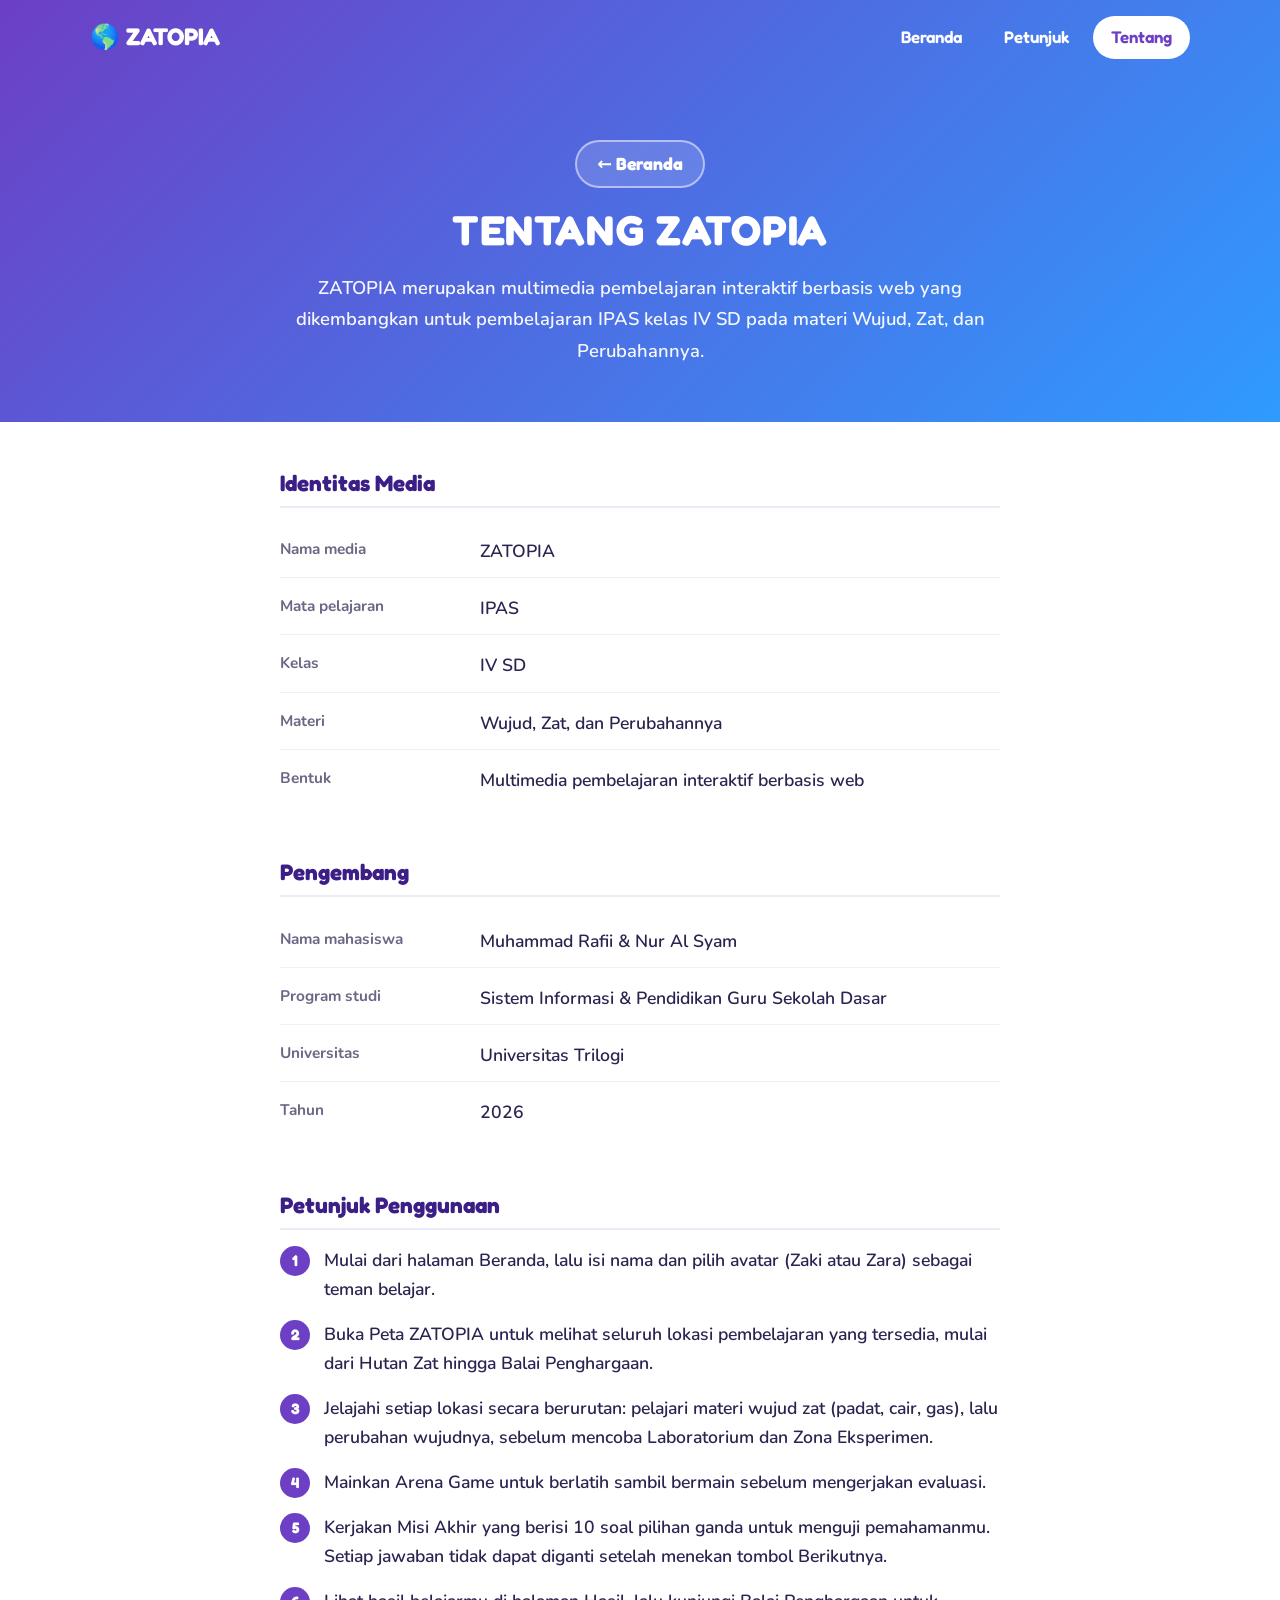
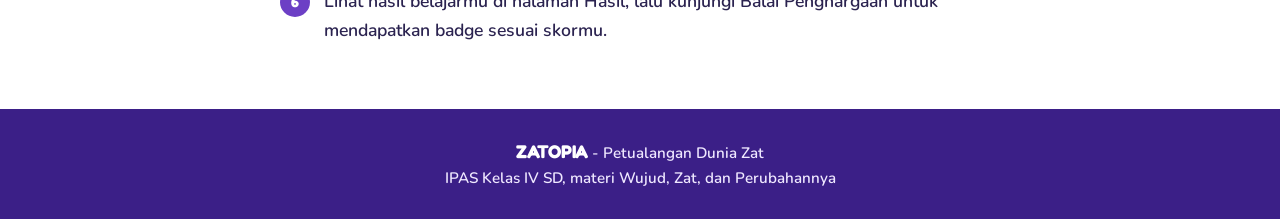
<file: pages/tentang.html>
<!doctype html>
<html lang="id">
  <head>
    <meta charset="UTF-8" />
    <meta name="viewport" content="width=device-width, initial-scale=1" />
    <title>Tentang ZATOPIA</title>
    <meta
      name="description"
      content="Tentang ZATOPIA: multimedia pembelajaran interaktif IPAS kelas IV SD materi Wujud, Zat, dan Perubahannya."
    />

    <link
      rel="icon"
      href="data:image/svg+xml,<svg xmlns='http://www.w3.org/2000/svg' viewBox='0 0 100 100'><text y='.9em' font-size='90'>🌎</text></svg>"
    />

    <link rel="preconnect" href="https://fonts.googleapis.com" />
    <link rel="preconnect" href="https://fonts.gstatic.com" crossorigin />
    <link
      href="https://fonts.googleapis.com/css2?family=Fredoka:wght@500;600;700&family=Nunito:wght@600;700;800&display=swap"
      rel="stylesheet"
    />

    <link rel="stylesheet" href="../css/style.css" />
    <link rel="stylesheet" href="../css/tentang.css" />
  </head>
  <body>
    <header class="navbar">
      <a
        class="navbar-logo"
        href="../index.html"
        aria-label="ZATOPIA, kembali ke Beranda"
        >🌎 ZATOPIA</a
      >

      <nav aria-label="Menu utama">
        <ul class="navbar-menu">
          <li><a href="../index.html">Beranda</a></li>
          <li><a href="../index.html#petunjuk">Petunjuk</a></li>
          <li>
            <a href="tentang.html" class="aktif" aria-current="page">Tentang</a>
          </li>
        </ul>
      </nav>
    </header>

    <main class="halaman-tentang">
      <!-- ==================== HERO SEDERHANA ==================== -->
      <section class="tentang-hero">
        <div class="tentang-hero-isi">
          <a class="tautan-peta" href="../index.html">← Beranda</a>
          <h1>TENTANG ZATOPIA</h1>
          <p class="tentang-lead">
            ZATOPIA merupakan multimedia pembelajaran interaktif berbasis web
            yang dikembangkan untuk pembelajaran IPAS kelas IV SD pada materi
            Wujud, Zat, dan Perubahannya.
          </p>
        </div>
      </section>

      <div class="tentang-isi">
        <!-- ==================== IDENTITAS MEDIA ==================== -->
        <section class="tentang-bagian">
          <h2>Identitas Media</h2>
          <dl class="daftar-identitas">
            <div class="daftar-identitas-baris">
              <dt>Nama media</dt>
              <dd>ZATOPIA</dd>
            </div>
            <div class="daftar-identitas-baris">
              <dt>Mata pelajaran</dt>
              <dd>IPAS</dd>
            </div>
            <div class="daftar-identitas-baris">
              <dt>Kelas</dt>
              <dd>IV SD</dd>
            </div>
            <div class="daftar-identitas-baris">
              <dt>Materi</dt>
              <dd>Wujud, Zat, dan Perubahannya</dd>
            </div>
            <div class="daftar-identitas-baris">
              <dt>Bentuk</dt>
              <dd>Multimedia pembelajaran interaktif berbasis web</dd>
            </div>
          </dl>
        </section>

        <!-- ==================== PENGEMBANG ==================== -->
        <section class="tentang-bagian">
          <h2>Pengembang</h2>
          <dl class="daftar-identitas">
            <div class="daftar-identitas-baris">
              <dt>Nama mahasiswa</dt>
              <dd>Muhammad Rafii & Nur Al Syam</dd>
            </div>
            <div class="daftar-identitas-baris">
              <dt>Program studi</dt>
              <dd>Sistem Informasi & Pendidikan Guru Sekolah Dasar</dd>
            </div>
            <div class="daftar-identitas-baris">
              <dt>Universitas</dt>
              <dd>Universitas Trilogi</dd>
            </div>
            <div class="daftar-identitas-baris">
              <dt>Tahun</dt>
              <dd>2026</dd>
            </div>
          </dl>
        </section>

        <!-- ==================== PETUNJUK PENGGUNAAN ==================== -->
        <section class="tentang-bagian">
          <h2>Petunjuk Penggunaan</h2>
          <ol class="daftar-petunjuk">
            <li>
              Mulai dari halaman Beranda, lalu isi nama dan pilih avatar (Zaki
              atau Zara) sebagai teman belajar.
            </li>
            <li>
              Buka Peta ZATOPIA untuk melihat seluruh lokasi pembelajaran yang
              tersedia, mulai dari Hutan Zat hingga Balai Penghargaan.
            </li>
            <li>
              Jelajahi setiap lokasi secara berurutan: pelajari materi wujud zat
              (padat, cair, gas), lalu perubahan wujudnya, sebelum mencoba
              Laboratorium dan Zona Eksperimen.
            </li>
            <li>
              Mainkan Arena Game untuk berlatih sambil bermain sebelum
              mengerjakan evaluasi.
            </li>
            <li>
              Kerjakan Misi Akhir yang berisi 10 soal pilihan ganda untuk
              menguji pemahamanmu. Setiap jawaban tidak dapat diganti setelah
              menekan tombol Berikutnya.
            </li>
            <li>
              Lihat hasil belajarmu di halaman Hasil, lalu kunjungi Balai
              Penghargaan untuk mendapatkan badge sesuai skormu.
            </li>
          </ol>
        </section>
      </div>
    </main>

    <footer class="footer">
      <p><strong>ZATOPIA</strong> - Petualangan Dunia Zat</p>
      <p>IPAS Kelas IV SD, materi Wujud, Zat, dan Perubahannya</p>
    </footer>

    <script src="../js/main.js"></script>
  </body>
</html>
</file>
<file: css/style.css>
/* =====================================================
   ZATOPIA - Petualangan Dunia Zat
   File: css/style.css
   Dipakai oleh SEMUA halaman. Ubah warna di bagian :root
   agar berubah di seluruh website.
   ===================================================== */

/* ---------- 1. VARIABEL (warna, font, ukuran) ---------- */
:root {
  /* Ungu = identitas ZATOPIA */
  --ungu: #6c3fc5;
  --ungu-tua: #3b1f87;
  --ungu-muda: #efe8ff;

  /* Biru = air / cair */
  --biru: #2f9bff;
  --biru-muda: #ddf0ff;

  /* Hijau = eksplorasi */
  --hijau: #2fbf71;

  /* Kuning = energi / panas */
  --kuning: #ffc93c;
  --kuning-tua: #e0a100;

  /* Putih = area konten */
  --putih: #ffffff;
  --teks: #2b2350;
  --teks-lembut: #5b5580;

  /* Font: Fredoka untuk judul, Nunito untuk isi. Ada font cadangan bila offline */
  --font-judul: "Fredoka", "Trebuchet MS", "Segoe UI", system-ui, sans-serif;
  --font-isi: "Nunito", "Segoe UI", system-ui, sans-serif;

  --radius: 24px;
}

/* ---------- 2. RESET & DASAR ---------- */
*,
*::before,
*::after {
  box-sizing: border-box;
}

html {
  scroll-behavior: smooth;
}

body {
  margin: 0;
  font-family: var(--font-isi);
  font-weight: 600;
  font-size: 1.1rem;
  line-height: 1.6;
  color: var(--teks);
  background: var(--putih);
}

h1,
h2,
h3 {
  font-family: var(--font-judul);
  line-height: 1.15;
  margin: 0;
}

p {
  margin: 0;
}

ul,
ol {
  margin: 0;
  padding: 0;
  list-style: none;
}

/* Fokus keyboard yang jelas */
a:focus-visible {
  outline: 4px solid var(--kuning);
  outline-offset: 3px;
}

/* ---------- 3. TOMBOL (dipakai semua halaman) ---------- */
.tombol {
  display: inline-flex;
  align-items: center;
  justify-content: center;
  gap: 10px;
  min-height: 60px;
  padding: 0 32px;
  border: 0; /* agar class ini rapi juga di elemen <button> */
  border-radius: 999px;
  font-family: var(--font-judul);
  font-weight: 700;
  font-size: 1.25rem;
  text-decoration: none;
  text-align: center;
  cursor: pointer;
  transition:
    transform 0.15s ease,
    box-shadow 0.15s ease,
    background 0.15s ease,
    color 0.15s ease;
}

/* Tombol utama: kuning, timbul seperti tombol game */
.tombol-utama {
  background: var(--kuning);
  color: var(--ungu-tua);
  box-shadow:
    0 6px 0 var(--kuning-tua),
    0 14px 22px rgba(0, 0, 0, 0.22);
}
.tombol-utama:hover {
  transform: translateY(-3px);
  box-shadow:
    0 9px 0 var(--kuning-tua),
    0 18px 26px rgba(0, 0, 0, 0.25);
}
.tombol-utama:active {
  transform: translateY(4px);
  box-shadow:
    0 2px 0 var(--kuning-tua),
    0 6px 10px rgba(0, 0, 0, 0.2);
}

/* Tombol kedua: garis putih, transparan */
.tombol-kedua {
  color: var(--putih);
  background: rgba(255, 255, 255, 0.12);
  border: 3px solid var(--putih);
}
.tombol-kedua:hover {
  transform: translateY(-3px);
  background: var(--putih);
  color: var(--ungu);
}
.tombol-kedua:active {
  transform: translateY(2px);
}

/* ---------- 4. NAVIGASI ---------- */
.navbar {
  position: absolute;
  top: 0;
  left: 0;
  right: 0;
  z-index: 10;
  display: flex;
  align-items: center;
  justify-content: space-between;
  flex-wrap: wrap;
  gap: 8px 16px;
  max-width: 1140px;
  margin: 0 auto;
  padding: 16px 20px;
}

.navbar-logo {
  font-family: var(--font-judul);
  font-weight: 700;
  font-size: 1.5rem;
  color: var(--putih);
  text-decoration: none;
}

.navbar-menu {
  display: flex;
  gap: 6px;
}

.navbar-menu a {
  display: inline-block;
  padding: 8px 18px;
  border-radius: 999px;
  color: var(--putih);
  font-family: var(--font-judul);
  font-weight: 600;
  font-size: 1.05rem;
  text-decoration: none;
  transition:
    background 0.15s ease,
    color 0.15s ease;
}
.navbar-menu a:hover {
  background: rgba(255, 255, 255, 0.22);
}
/* Menu halaman yang sedang dibuka */
.navbar-menu a.aktif {
  background: var(--putih);
  color: var(--ungu);
}

/* ---------- 5. HERO (bagian pembuka) ---------- */
.hero {
  position: relative;
  overflow: hidden;
  padding: 110px 20px 100px;
  color: var(--putih);
  /* Bintang kecil + langit ungu ke biru */
  background:
    radial-gradient(
      circle at 12% 22%,
      rgba(255, 255, 255, 0.85) 0 2px,
      transparent 3px
    ),
    radial-gradient(
      circle at 78% 12%,
      rgba(255, 255, 255, 0.7) 0 3px,
      transparent 4px
    ),
    radial-gradient(
      circle at 92% 62%,
      rgba(255, 255, 255, 0.7) 0 2px,
      transparent 3px
    ),
    radial-gradient(
      circle at 32% 82%,
      rgba(255, 255, 255, 0.6) 0 2px,
      transparent 3px
    ),
    radial-gradient(
      circle at 56% 9%,
      rgba(255, 255, 255, 0.6) 0 2px,
      transparent 3px
    ),
    linear-gradient(170deg, #4b2aa8 0%, var(--ungu) 45%, #2f7fe0 100%);
}

.hero-isi {
  display: grid;
  grid-template-columns: 1fr;
  gap: 40px;
  align-items: center;
  max-width: 1140px;
  margin: 0 auto;
}

/* Logo besar bergaya kartun (bayangan tebal ungu tua) */
.logo-besar {
  font-size: clamp(2.8rem, 9vw, 5rem);
  font-weight: 700;
  letter-spacing: 0.02em;
  color: var(--putih);
  text-shadow:
    0 5px 0 var(--ungu-tua),
    0 12px 20px rgba(0, 0, 0, 0.25);
}

.subjudul {
  display: inline-block;
  margin-top: 14px;
  padding: 6px 18px;
  border-radius: 999px;
  background: var(--kuning);
  color: var(--ungu-tua);
  font-family: var(--font-judul);
  font-weight: 600;
  font-size: 1rem;
  letter-spacing: 0.08em;
}

.salam {
  margin-top: 28px;
  font-size: clamp(1.7rem, 4.5vw, 2.4rem);
  font-weight: 600;
}

.pengantar {
  margin-top: 12px;
  max-width: 34ch;
  font-size: 1.25rem;
  color: var(--ungu-muda);
}

.tombol-grup {
  display: flex;
  flex-wrap: wrap;
  gap: 18px;
  margin-top: 32px;
}

/* Gelombang di bawah hero */
.gelombang {
  position: absolute;
  left: 0;
  bottom: -1px;
  width: 100%;
  height: 60px;
  display: block;
}

/* ---------- 6. ILUSTRASI DUNIA ZATOPIA ---------- */
.ilustrasi {
  position: relative;
  width: 100%;
  max-width: 500px;
  aspect-ratio: 1 / 1;
  margin: 0 auto;
}

.dunia {
  width: 100%;
  height: 100%;
  display: block;
}

/* Kartu zat melayang */
.kartu-zat {
  position: absolute;
  display: flex;
  align-items: center;
  gap: 8px;
  padding: 8px 16px;
  border-radius: 18px;
  background: var(--putih);
  color: var(--teks);
  font-family: var(--font-judul);
  font-weight: 600;
  font-size: 1.15rem;
  border-bottom: 5px solid var(--biru);
  box-shadow: 0 8px 18px rgba(0, 0, 0, 0.2);
  animation: mengambang 4s ease-in-out infinite;
}
.kartu-zat span {
  font-size: 1.5rem;
}
.kartu-gas {
  top: 2%;
  right: 4%;
  border-bottom-color: #8fb1e6;
  animation-delay: 0s;
}
.kartu-padat {
  top: 26%;
  left: -2%;
  border-bottom-color: #b98555;
  animation-delay: -1.3s;
}
.kartu-cair {
  top: 40%;
  right: -2%;
  border-bottom-color: var(--biru);
  animation-delay: -2.6s;
}

/* Karakter Zaki & Zara */
.karakter {
  position: absolute;
  bottom: -4%;
  width: 25%;
  margin: 0;
  text-align: center;
  animation: mengambang 5s ease-in-out infinite;
}
.karakter-zaki {
  left: 2%;
}
.karakter-zara {
  right: 2%;
  animation-delay: -2.2s;
}

/* Gambar asli disembunyikan sampai file-nya ada (diatur oleh js/main.js) */
.karakter img {
  display: none;
  width: 100%;
  height: auto;
}
.karakter.ada-gambar img {
  display: block;
}
.karakter.ada-gambar .karakter-placeholder {
  display: none;
}

/* Placeholder: lingkaran dengan emoji, garis putus-putus menandakan sementara */
.karakter-placeholder {
  display: grid;
  place-items: center;
  width: 100%;
  aspect-ratio: 1 / 1;
  border-radius: 50%;
  background: linear-gradient(160deg, var(--ungu-muda), #cbb8f5);
  border: 4px dashed var(--ungu);
  box-shadow: 0 10px 20px rgba(0, 0, 0, 0.25);
}
.karakter-zara .karakter-placeholder {
  background: linear-gradient(160deg, var(--biru-muda), #a9d8ff);
  border-color: var(--biru);
}
.karakter-emoji {
  font-size: clamp(2.2rem, 9vw, 4rem);
  line-height: 1;
}

/* Label nama karakter */
.karakter figcaption {
  display: inline-block;
  margin-top: 6px;
  padding: 2px 14px;
  border-radius: 999px;
  background: var(--putih);
  color: var(--ungu-tua);
  font-family: var(--font-judul);
  font-weight: 700;
  font-size: 1rem;
  line-height: 1.3;
  box-shadow: 0 4px 10px rgba(0, 0, 0, 0.2);
}
.karakter figcaption small {
  display: block;
  font-family: var(--font-isi);
  font-weight: 600;
  font-size: 0.65rem;
  color: var(--teks-lembut);
}
/* Kalau gambar asli sudah ada, teks "gambar sementara" disembunyikan */
.karakter.ada-gambar figcaption small {
  display: none;
}

/* Animasi ringan: naik turun pelan */
@keyframes mengambang {
  0%,
  100% {
    transform: translateY(0);
  }
  50% {
    transform: translateY(-8px);
  }
}

/* ---------- 7. PETUNJUK ---------- */
.petunjuk {
  max-width: 1140px;
  margin: 0 auto;
  padding: 50px 20px 70px;
  text-align: center;
  scroll-margin-top: 10px;
}

.petunjuk h2 {
  font-size: clamp(1.8rem, 4.5vw, 2.4rem);
  color: var(--ungu);
}

.petunjuk-intro {
  margin-top: 10px;
  color: var(--teks-lembut);
}

.langkah-daftar {
  display: grid;
  grid-template-columns: repeat(auto-fit, minmax(230px, 1fr));
  gap: 22px;
  margin-top: 36px;
  text-align: left;
}

.langkah {
  padding: 26px 22px;
  border-radius: var(--radius);
  background: var(--putih);
  border: 3px solid var(--ungu-muda);
  box-shadow: 0 6px 0 var(--ungu-muda);
}

.nomor {
  display: grid;
  place-items: center;
  width: 46px;
  height: 46px;
  margin-bottom: 14px;
  border-radius: 50%;
  color: var(--putih);
  font-family: var(--font-judul);
  font-weight: 700;
  font-size: 1.4rem;
}
.langkah-1 .nomor {
  background: var(--ungu);
}
.langkah-2 .nomor {
  background: var(--hijau);
}
.langkah-3 .nomor {
  background: var(--biru);
}
.langkah-4 .nomor {
  background: var(--kuning-tua);
}

.langkah h3 {
  font-size: 1.3rem;
  color: var(--ungu-tua);
}
.langkah p {
  margin-top: 6px;
  color: var(--teks-lembut);
  font-size: 1.02rem;
}

.petunjuk-aksi {
  margin-top: 40px;
}
/* Di area putih, bayangan tombol dibuat lebih ringan */
.petunjuk-aksi .tombol-utama {
  box-shadow:
    0 6px 0 var(--kuning-tua),
    0 10px 16px rgba(60, 30, 130, 0.18);
}

/* ---------- 8. FOOTER ---------- */
.footer {
  padding: 28px 20px;
  background: var(--ungu-tua);
  color: var(--ungu-muda);
  text-align: center;
  font-size: 0.95rem;
}
.footer strong {
  font-family: var(--font-judul);
  font-size: 1.15rem;
  color: var(--putih);
}

/* ---------- 9. PESAN SINGKAT (toast) ---------- */
.toast {
  position: fixed;
  left: 50%;
  bottom: 24px;
  z-index: 50;
  max-width: calc(100% - 32px);
  padding: 14px 24px;
  border-radius: 16px;
  background: var(--ungu-tua);
  color: var(--putih);
  font-weight: 700;
  text-align: center;
  box-shadow: 0 10px 24px rgba(0, 0, 0, 0.3);
  opacity: 0;
  visibility: hidden;
  transform: translate(-50%, 12px);
  transition:
    opacity 0.25s ease,
    transform 0.25s ease,
    visibility 0.25s;
}
.toast.tampil {
  opacity: 1;
  visibility: visible;
  transform: translate(-50%, 0);
}

/* ---------- 10. RESPONSIVE ---------- */

/* Laptop & tablet landscape: teks di kiri, ilustrasi di kanan */
@media (min-width: 900px) {
  .hero {
    min-height: 92vh;
    display: flex;
    align-items: center;
  }
  .hero-isi {
    grid-template-columns: 1.05fr 0.95fr;
    width: 100%;
  }
}

/* Tablet & HP: teks di tengah */
@media (max-width: 899px) {
  .hero-teks {
    text-align: center;
  }
  .pengantar {
    margin-left: auto;
    margin-right: auto;
  }
  .tombol-grup {
    justify-content: center;
  }
}

/* HP */
@media (max-width: 560px) {
  .navbar {
    justify-content: center;
  }
  .navbar-menu a {
    padding: 6px 14px;
    font-size: 1rem;
  }
  .hero {
    padding-top: 130px;
  }
  .tombol {
    width: 100%;
    font-size: 1.15rem;
    padding: 0 20px;
  }
  .kartu-zat {
    font-size: 1rem;
    padding: 6px 12px;
  }
  .kartu-padat {
    left: 0;
    top: 24%;
  }
  .kartu-cair {
    right: 0;
    top: 38%;
  }
}

/* Hormati pengguna yang tidak nyaman dengan animasi */
@media (prefers-reduced-motion: reduce) {
  html {
    scroll-behavior: auto;
  }
  .kartu-zat,
  .karakter {
    animation: none;
  }
  .tombol,
  .toast {
    transition: none;
  }
}

/* Pastikan pop-up benar-benar hilang saat hidden */
.tp-overlay[hidden] {
  display: none !important;
}

/* Gambar avatar asli (otomatis aktif saat file zaki.png / zara.png ada) */
.tp-avatar img {
  display: none;
  width: 100%;
  height: 100%;
  object-fit: contain;
}
.tp-avatar.ada-gambar img {
  display: block;
}
.tp-avatar.ada-gambar .emoji-karakter {
  display: none;
}
.tp-avatar.ada-gambar {
  background: none;
  border: 0;
  box-shadow: none;
}

/* Tombol kembali bergaris (tidak bergantung pada materi.css) */
.tp-aksi .tp-tombol-kembali {
  background: var(--putih);
  color: var(--ungu);
  border: 3px solid var(--ungu);
}
.tp-aksi .tp-tombol-kembali:hover {
  transform: translateY(-3px);
  background: var(--ungu-muda);
}
.tp-aksi .tp-tombol-kembali:active {
  transform: translateY(2px);
}

/* =====================================================
   POP-UP TUJUAN PEMBELAJARAN (blok utama)
   ===================================================== */
body.tp-terbuka {
  overflow: hidden;
}

.tp-overlay {
  position: fixed;
  inset: 0;
  z-index: 200;
  display: flex;
  align-items: center;
  justify-content: center;
  padding: 16px;
  background: rgba(59, 31, 135, 0.72);
  -webkit-backdrop-filter: blur(4px);
  backdrop-filter: blur(4px);
  animation: tp-overlay-masuk 0.3s ease;
}
.tp-overlay.menutup {
  animation: tp-overlay-keluar 0.3s ease forwards;
}

.tp-kotak {
  width: 100%;
  max-width: 680px;
  max-height: calc(100vh - 32px);
  max-height: calc(100dvh - 32px);
  overflow-y: auto;
  border: 4px solid var(--ungu);
  border-radius: 32px;
  background: var(--putih);
  box-shadow:
    0 10px 0 var(--ungu-muda),
    0 24px 48px rgba(0, 0, 0, 0.35);
  animation: tp-kotak-masuk 0.5s cubic-bezier(0.34, 1.56, 0.64, 1);
}
.tp-overlay.menutup .tp-kotak {
  animation: tp-kotak-keluar 0.3s ease forwards;
}

/* ---------- Kepala: judul + Zaki dan Zara ---------- */
.tp-kepala {
  display: flex;
  align-items: center;
  justify-content: center;
  gap: 12px;
  padding: 22px 18px 26px;
  background: linear-gradient(
    160deg,
    #4b2aa8 0%,
    var(--ungu) 50%,
    #2f7fe0 100%
  );
  text-align: center;
}
.tp-judul {
  flex: 1;
  font-size: clamp(1.3rem, 4.6vw, 2rem);
  color: var(--putih);
  text-shadow: 0 3px 0 var(--ungu-tua);
}
.tp-avatar {
  flex: none;
  display: grid;
  place-items: center;
  width: clamp(52px, 12vw, 76px);
  aspect-ratio: 1 / 1;
  border-radius: 50%;
  background: linear-gradient(160deg, var(--ungu-muda), #cbb8f5);
  border: 4px dashed var(--ungu);
  box-shadow: 0 6px 14px rgba(0, 0, 0, 0.25);
  font-size: clamp(1.7rem, 6vw, 2.6rem);
  line-height: 1;
  animation: mengambang 4s ease-in-out infinite;
}
.tp-avatar-zara {
  background: linear-gradient(160deg, var(--biru-muda), #a9d8ff);
  border-color: var(--biru);
  animation-delay: -2s;
}

/* ---------- Isi ---------- */
.tp-isi {
  padding: 22px clamp(16px, 4vw, 32px) 28px;
}
.tp-intro {
  font-weight: 700;
  line-height: 1.5;
  color: var(--teks);
}

.tp-daftar {
  display: flex;
  flex-direction: column;
  gap: 12px;
  margin-top: 16px;
}
.tp-kartu {
  --tp-warna: var(--ungu);
  --tp-muda: var(--ungu-muda);
  --tp-garis: #cbb8f5;
  display: flex;
  align-items: center;
  gap: 14px;
  padding: 14px 16px;
  border: 3px solid var(--tp-garis);
  border-radius: 20px;
  background: var(--tp-muda);
  box-shadow: 0 4px 0 var(--tp-garis);
}
.tp-kartu-2 {
  --tp-warna: var(--hijau);
  --tp-muda: #e6f8ee;
  --tp-garis: #b6e6c9;
}
.tp-kartu-3 {
  --tp-warna: var(--biru);
  --tp-muda: var(--biru-muda);
  --tp-garis: #a9d8ff;
}
.tp-nomor {
  display: grid;
  place-items: center;
  flex: none;
  width: 38px;
  height: 38px;
  border-radius: 50%;
  background: var(--tp-warna);
  color: var(--putih);
  font-family: var(--font-judul);
  font-weight: 700;
  font-size: 1.15rem;
}
.tp-teks {
  flex: 1;
  font-weight: 700;
  font-size: 1.02rem;
  line-height: 1.45;
  color: var(--teks);
}
.tp-ikon {
  flex: none;
  font-size: 1.8rem;
  line-height: 1;
}

.tp-ajakan {
  margin-top: 22px;
  font-family: var(--font-judul);
  font-weight: 600;
  font-size: clamp(1.05rem, 3vw, 1.25rem);
  line-height: 1.4;
  text-align: center;
  color: var(--ungu-tua);
}

.tp-aksi {
  display: flex;
  flex-wrap: wrap;
  justify-content: center;
  gap: 14px;
  margin-top: 18px;
}
.tp-aksi .tombol-utama {
  box-shadow:
    0 6px 0 var(--kuning-tua),
    0 10px 16px rgba(60, 30, 130, 0.18);
}
.tp-aksi .tombol-utama:hover {
  box-shadow:
    0 9px 0 var(--kuning-tua),
    0 14px 20px rgba(60, 30, 130, 0.2);
}
.tp-aksi .tombol-utama:active {
  box-shadow: 0 2px 0 var(--kuning-tua);
}

/* ---------- Animasi ---------- */
@keyframes tp-overlay-masuk {
  from {
    opacity: 0;
  }
  to {
    opacity: 1;
  }
}
@keyframes tp-overlay-keluar {
  from {
    opacity: 1;
  }
  to {
    opacity: 0;
  }
}
@keyframes tp-kotak-masuk {
  0% {
    opacity: 0;
    transform: translateY(40px) scale(0.85);
  }
  100% {
    opacity: 1;
    transform: translateY(0) scale(1);
  }
}
@keyframes tp-kotak-keluar {
  0% {
    opacity: 1;
    transform: translateY(0) scale(1);
  }
  100% {
    opacity: 0;
    transform: translateY(20px) scale(0.9);
  }
}

/* ---------- Layar kecil ---------- */
@media (max-width: 560px) {
  .tp-overlay {
    padding: 10px;
  }
  .tp-kotak {
    border-radius: 26px;
  }
  .tp-kepala {
    padding: 16px 12px 20px;
    gap: 8px;
  }
  .tp-kartu {
    padding: 12px;
    gap: 10px;
  }
  .tp-ikon {
    font-size: 1.4rem;
  }
}

@media (prefers-reduced-motion: reduce) {
  .tp-overlay,
  .tp-overlay.menutup,
  .tp-kotak,
  .tp-overlay.menutup .tp-kotak,
  .tp-avatar {
    animation: none;
  }
}
</file>
<file: css/tentang.css>
/* =====================================================
   ZATOPIA - Petualangan Dunia Zat
   File: css/tentang.css
   Halaman Tentang ZATOPIA: gaya lebih formal, bersih,
   dan profesional dibandingkan halaman materi/game.
   Dimuat SETELAH css/style.css.
   ===================================================== */

.halaman-tentang {
  background: var(--putih);
}

/* ---------- 1. HERO SEDERHANA (tanpa gelombang/karakter) ---------- */
.tentang-hero {
  padding: 140px 20px 56px;
  background: linear-gradient(135deg, var(--ungu), var(--biru));
  color: var(--putih);
  text-align: center;
}
.tentang-hero-isi {
  max-width: 720px;
  margin: 0 auto;
}
.tentang-hero-isi .tautan-peta {
  display: inline-flex;
  align-items: center;
  gap: 6px;
  margin-bottom: 18px;
  padding: 8px 20px;
  border-radius: 999px;
  background: rgba(255, 255, 255, 0.14);
  border: 2px solid rgba(255, 255, 255, 0.5);
  color: var(--putih);
  font-family: var(--font-judul);
  font-weight: 700;
  text-decoration: none;
  transition:
    background 0.15s ease,
    transform 0.15s ease;
}
.tentang-hero-isi .tautan-peta:hover {
  background: rgba(255, 255, 255, 0.28);
  transform: translateY(-2px);
  text-decoration: none;
}
.tentang-hero-isi h1 {
  font-family: var(--font-judul);
  font-weight: 700;
  font-size: clamp(1.9rem, 5vw, 2.6rem);
  letter-spacing: 0.02em;
}
.tentang-lead {
  margin-top: 18px;
  font-size: clamp(1rem, 2.6vw, 1.15rem);
  line-height: 1.7;
  opacity: 0.95;
}

/* ---------- 2. ISI: BAGIAN-BAGIAN ---------- */
.tentang-isi {
  max-width: 760px;
  margin: 0 auto;
  padding: 48px 20px 64px;
  display: flex;
  flex-direction: column;
  gap: 36px;
}

.tentang-bagian h2 {
  font-family: var(--font-judul);
  font-weight: 700;
  font-size: 1.4rem;
  color: var(--ungu-tua, var(--tema-tua));
  margin-bottom: 16px;
  padding-bottom: 10px;
  border-bottom: 2px solid #eceaf7;
}

/* ---------- 3. DAFTAR IDENTITAS (dl/dt/dd) ---------- */
.daftar-identitas {
  display: flex;
  flex-direction: column;
  gap: 4px;
}
.daftar-identitas-baris {
  display: grid;
  grid-template-columns: 180px 1fr;
  gap: 8px 20px;
  padding: 12px 0;
  border-bottom: 1px solid #f1f0f8;
}
.daftar-identitas-baris:last-child {
  border-bottom: none;
}
.daftar-identitas-baris dt {
  font-weight: 700;
  color: #6b6785;
  font-size: 0.96rem;
}
.daftar-identitas-baris dd {
  margin: 0;
  font-weight: 600;
  color: var(--teks);
}

/* ---------- 4. PETUNJUK PENGGUNAAN ---------- */
/* ---------- 4. PETUNJUK PENGGUNAAN ---------- */
.daftar-petunjuk {
  counter-reset: langkah-petunjuk;
  display: flex;
  flex-direction: column;
  gap: 16px;
}
.daftar-petunjuk li {
  counter-increment: langkah-petunjuk;
  position: relative;
  padding-left: 44px;
  line-height: 1.65;
  color: var(--teks);
}
.daftar-petunjuk li::before {
  content: counter(langkah-petunjuk);
  position: absolute;
  left: 0;
  top: 0;
  display: grid;
  place-items: center;
  width: 30px;
  height: 30px;
  border-radius: 50%;
  background: var(--tema, var(--ungu));
  color: var(--putih);
  font-family: var(--font-judul);
  font-weight: 700;
  font-size: 0.95rem;
}

/* ---------- 5. LAYAR KECIL ---------- */
@media (max-width: 560px) {
  .tentang-hero {
    padding-top: 120px;
  }
  .daftar-identitas-baris {
    grid-template-columns: 1fr;
    gap: 2px;
  }
  .daftar-identitas-baris dt {
    font-size: 0.85rem;
    text-transform: uppercase;
    letter-spacing: 0.03em;
  }
}
</file>
